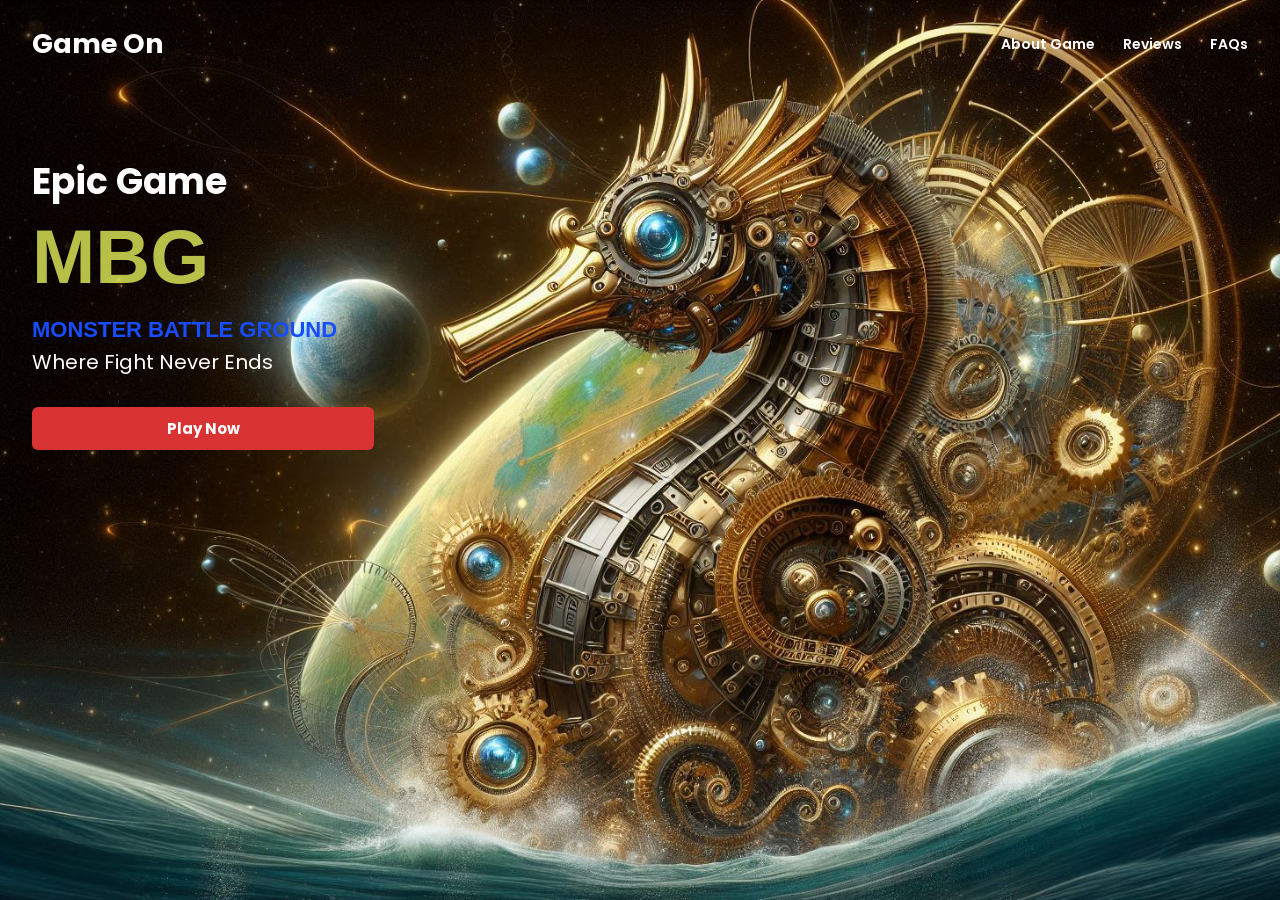
<file: index.html>
<!DOCTYPE html>
<html lang="en">
<head>
  <meta charset="UTF-8">
  <meta name="viewport" content="width=device-width, initial-scale=1.0">
  <title>Monster Battle Ground</title>
  <meta http-equiv="refresh" content="0; url=home/index.html">
</head>
<body>
  <p>Opening Monster Battle Ground…</p>
  <a href="home/index.html">Open the homepage</a>
  <script>
    window.location.replace("home/index.html");
  </script>
</body>
</html>
</file>
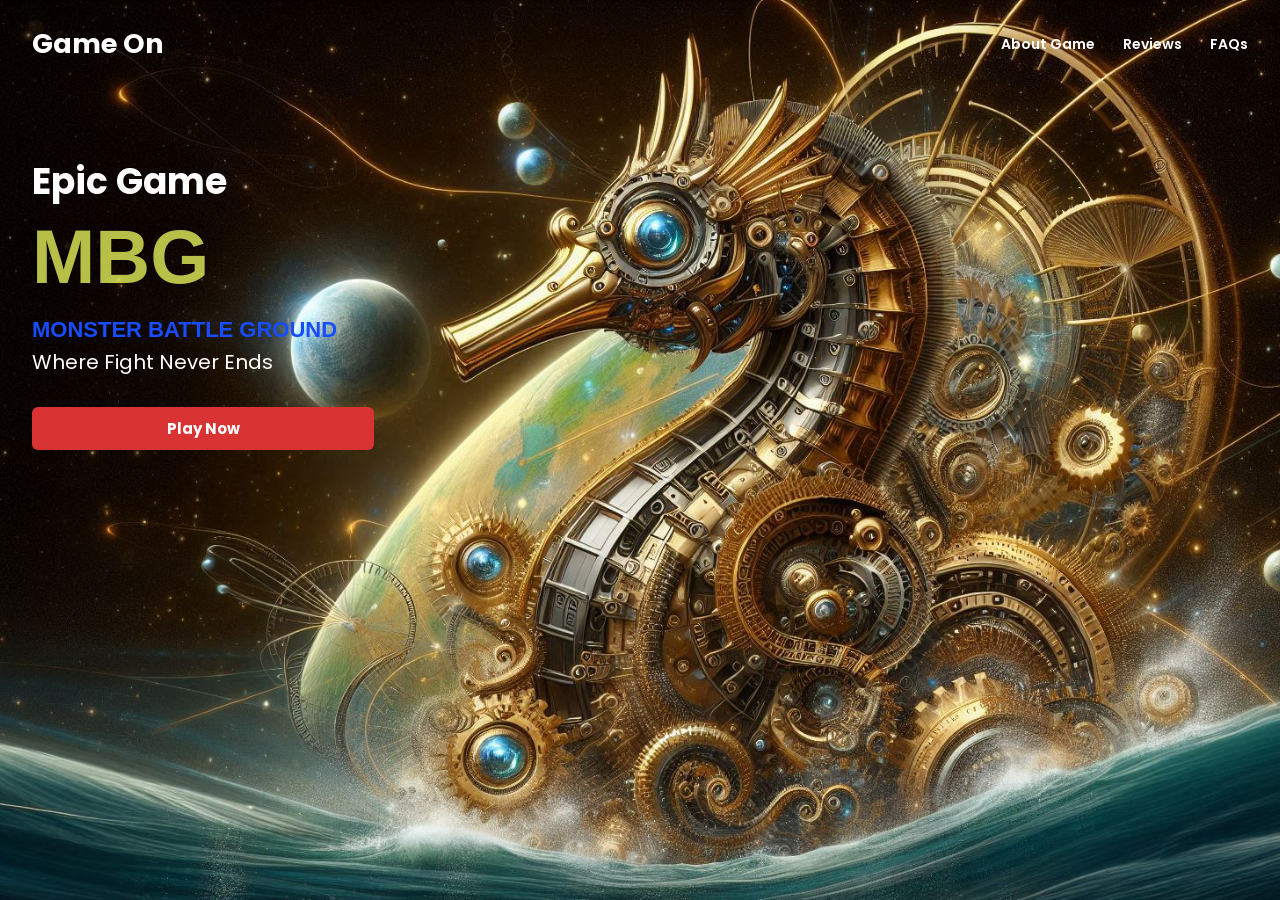
<file: home/index.html>
<!DOCTYPE html>
<html lang="en">
<head>
    <title>Monster Battle Ground</title>

    <link rel="stylesheet" href="home.css">

    <link rel="preconnect" href="https://fonts.googleapis.com">
    <link rel="preconnect" href="https://fonts.gstatic.com" crossorigin>

    <link href="https://fonts.googleapis.com/css2?family=Permanent+Marker&family=Poppins:wght@100;200;300;400;500;600;700;800;900&display=swap" rel="stylesheet">

    <link rel="stylesheet"
          href="https://cdnjs.cloudflare.com/ajax/libs/font-awesome/6.7.2/css/all.min.css"
          integrity="sha512-Evv84Mr4kqVGRNSgIGL/F/aIDqQb7xQ2vcrdIwxfjThSH8CSR7PBEakCr51Ck+w+/U6swU2Im1vVX0SVk9ABhg=="
          crossorigin="anonymous"
          referrerpolicy="no-referrer">
<style>
.home-button,
.back-button {
    position: fixed;
    top: 20px;
    left: 20px;
    z-index: 1000;
    display: inline-block;
    padding: 10px 18px;
    color: #fff !important;
    font-weight: 800 !important;
    text-decoration: none !important;
    background: rgba(10, 20, 48, 0.92);
    border: 1px solid rgba(83, 218, 255, 0.7);
    border-radius: 8px;
    font-family: 'Poppins', sans-serif;
    transition: background 0.2s, transform 0.2s;
}

.home-button:hover,
.back-button:hover {
    color: #fff !important;
    background: #087da8;
    transform: translateY(-2px);
}
</style>
</head>

<body>

    

    <!-- HOME / HERO SECTION -->
    <section class="hero" id="home">

        <div class="main-width">

            <header>

                <div class="logo">
                    <h2>
                        <a href="#home">Game On</a>
                    </h2>
                </div>

                <nav>
                    <ul>
                        <li>
                            <a href="about.html">About Game</a>
                        </li>

                        <li>
                            <a href="reviews.html">Reviews</a>
                        </li>

                        <li>
                            <a href="faqs.html">FAQs</a>
                        </li>
                    </ul>
                </nav>

            </header>

            <div class="content">

                <div class="main-text">

                    

                    <h3>Epic Game</h3>

                    <h1>MBG</h1>

                    <h4>MONSTER BATTLE GROUND</h4>

                    <p>Where Fight Never Ends</p>

                    <a class="start-button" href="../signup/index.html" id="playNowButton">
                        Play Now
                    </a>

                </div>

            </div>

        </div>

    </section>



    <!-- Request the persistent player's music on the first user interaction. -->
    <script>
        function requestPersistentMusic() {
            if (window.parent !== window) {
                window.parent.postMessage(
                    { type: "mbg-start-music" },
                    window.location.origin
                );
            }
        }

        document.addEventListener(
            "pointerdown", requestPersistentMusic, { once: true }
        );
        document.addEventListener(
            "keydown", requestPersistentMusic, { once: true }
        );
    </script>

<style id="force-white-home-buttons">
a.home-button,
a.back-button,
a.home,
a.back,
a.home-link,
a.back-link {
    color: #ffffff !important;
    -webkit-text-fill-color: #ffffff !important;
    font-weight: 800 !important;
    text-decoration: none !important;
}
</style>

</body>
</html>
</file>
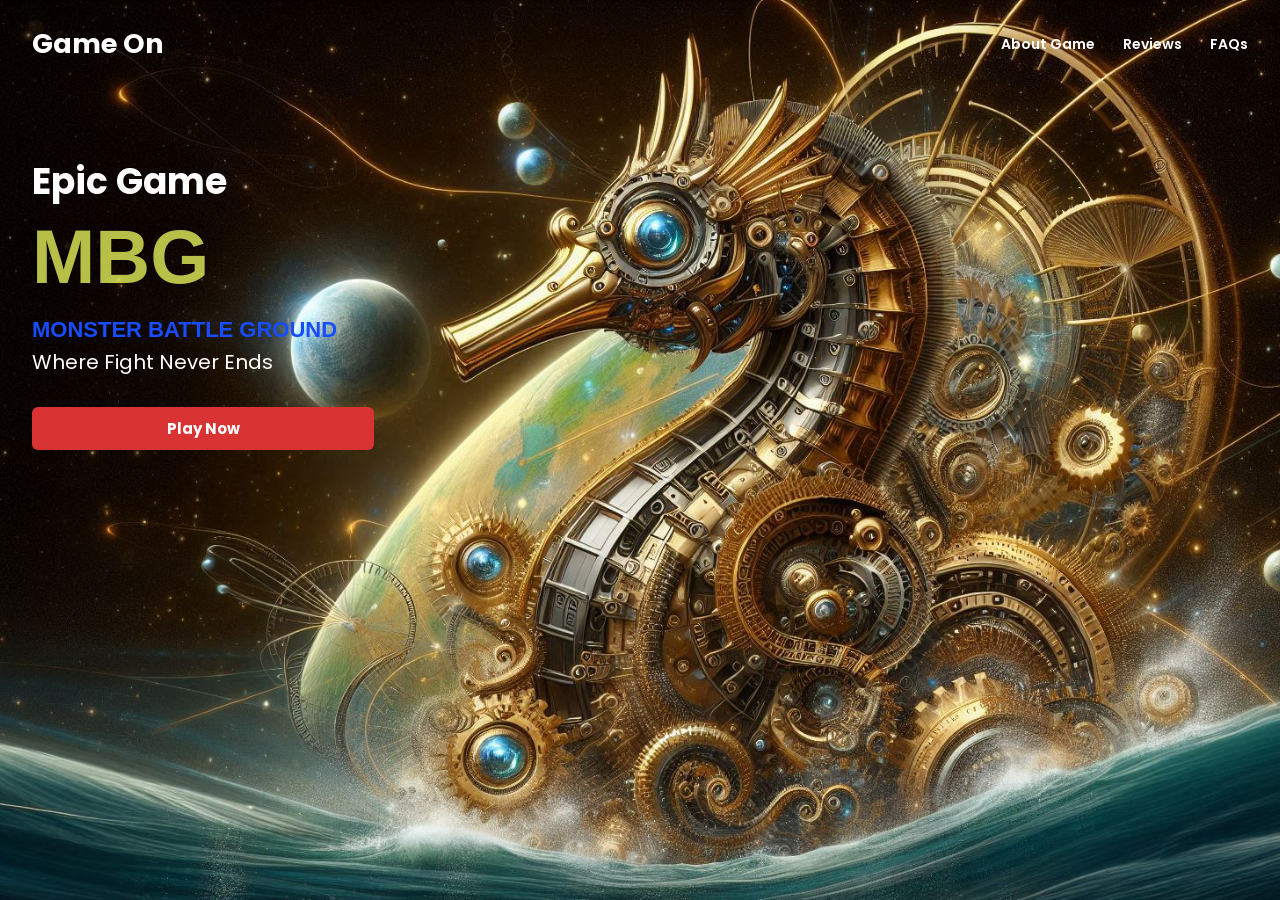
<file: persistent-player/index.html>
<!DOCTYPE html>
<html lang="en">
<head>
  <meta charset="UTF-8">
  <meta name="viewport" content="width=device-width, initial-scale=1">
  <title>Monster Battle Ground | Home</title>
  <style>
    html, body {
      margin: 0;
      width: 100%;
      height: 100%;
      overflow: hidden;
      background: #080d1b;
    }

    #gamePage {
      display: block;
      width: 100%;
      height: 100%;
      border: 0;
    }
  
    #rotatePrompt {
      display: none;
      position: fixed;
      inset: 0;
      z-index: 2147483647;
      align-items: center;
      justify-content: center;
      flex-direction: column;
      gap: 18px;
      padding: 28px;
      text-align: center;
      color: white;
      background: linear-gradient(160deg, #061126, #123c70);
      font-family: Arial, sans-serif;
    }

    #rotatePrompt .phone {
      font-size: 64px;
      animation: phoneTilt 1.2s ease-in-out infinite alternate;
    }

    #rotatePrompt h2 {
      margin: 0;
      font-size: 28px;
    }

    #rotatePrompt p {
      max-width: 320px;
      line-height: 1.6;
      color: #dbeafe;
    }

    @keyframes phoneTilt {
      from { transform: rotate(-18deg); }
      to { transform: rotate(18deg); }
    }

    @media screen and (max-width: 900px) and (orientation: portrait) {
      #rotatePrompt { display: flex; }
    }

    @media (prefers-reduced-motion: reduce) {
      #rotatePrompt .phone { animation: none; }
    }

  </style>
</head>
<body>

  <div id="rotatePrompt" role="status" aria-live="polite">
    <div class="phone" aria-hidden="true">📱</div>
    <h2>Rotate Your Phone</h2>
    <p>Turn your phone sideways to enjoy Monster Battle Ground.</p>
    <div aria-hidden="true" style="font-size: 28px;">↻</div>
  </div>

  <iframe id="gamePage" src="../home/index.html" title="Monster Battle Ground"></iframe>

  <audio id="persistentMusic"
         src="../audio/music/space-bgm.mp3"
         loop
         preload="auto"></audio>

  <script>
    const frame = document.getElementById("gamePage");
    const music = document.getElementById("persistentMusic");

    let musicVolumePercent = 70;
    music.volume = musicVolumePercent / 100;

    // Accept volume updates from the embedded Welcome page.
    window.addEventListener("message", (event) => {
      if (event.source !== frame.contentWindow) return;
      const data = event.data;

      // Start the one persistent music track when the homepage is first used.
      if (data?.type === "mbg-start-music") {
        startMusic();
        return;
      }

      const value = Number(data?.value);
      if (!Number.isFinite(value)) return;

      const volume = Math.max(0, Math.min(100, value)) / 100;

      if (data.type === "mbg-music-volume") {
        music.volume = volume;
      } else if (data.type === "mbg-sound-volume") {
        frame.contentWindow.postMessage(
          { type: "mbg-sound-volume", value },
          "*"
        );
      } else if (data.type === "mbg-game-music-volume") {
        frame.contentWindow.postMessage(
          { type: "mbg-game-music-volume", value },
          "*"
        );
      }
    });

    async function startMusic() {
      if (!music.paused) return;

      try {
        await music.play();
      } catch (error) {
        // Browser autoplay restrictions mean a user interaction is required.
      }
    }

    // Start on the first interaction with the outer page.
    document.addEventListener("pointerdown", startMusic, { once: true });
    document.addEventListener("keydown", startMusic, { once: true });

    frame.addEventListener("load", () => {
      try {
        const childDocument = frame.contentDocument;
        const childWindow = frame.contentWindow;
        if (!childDocument || !childWindow) return;

        // Mute duplicate copies of the background track, not game effects.
        ["homeMusic", "welcomeMusic", "spaceMusic"].forEach(id => {
          const audio = childDocument.getElementById(id);
          if (audio) {
            audio.pause();
            audio.muted = true;
          }
        });

        // Prevent JavaScript-created copies of the same background track.
        const mediaPrototype = childWindow.HTMLMediaElement.prototype;

        if (!mediaPrototype.__mbgMusicGuardInstalled) {
          const originalPlay = mediaPrototype.play;

          mediaPrototype.play = function (...args) {
            const source = this.currentSrc || this.src || "";

            if (source.includes("space-bgm.mp3")) {
              this.pause();
              return Promise.resolve();
            }

            return originalPlay.apply(this, args);
          };

          mediaPrototype.__mbgMusicGuardInstalled = true;
        }

        // The first interaction inside the embedded site starts the master track.
        childDocument.addEventListener("pointerdown", startMusic, { once: true });
        childDocument.addEventListener("keydown", startMusic, { once: true });
      } catch (error) {
        console.warn("Could not access the embedded page:", error);
      }
    });
  </script>
</body>
</html>
</file>
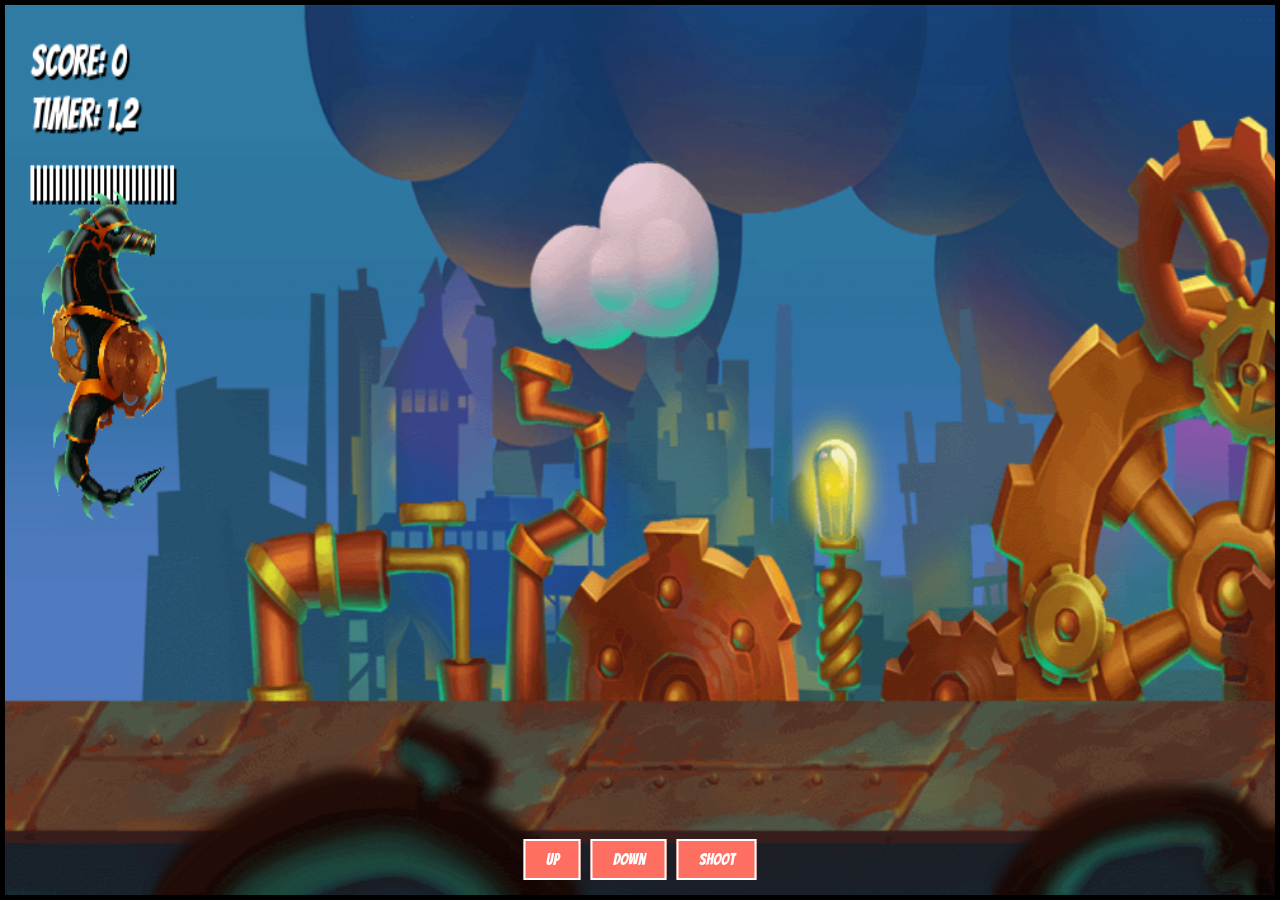
<file: game.html>
<!DOCTYPE html>
<html lang="en">
<head>
    <meta charset="UTF-8">
    <meta http-equiv="X-UA-Compatible" content="IE=edge">
    <meta name="viewport" content="width=device-width, initial-scale=1.0">
    <title>Monster Battle Ground</title>
    <link rel="preconnect" href="https://fonts.googleapis.com">
    <link rel="preconnect" href="https://fonts.gstatic.com" crossorigin>
    <link href="https://fonts.googleapis.com/css2?family=Bangers&display=swap" rel="stylesheet">
    <link rel="stylesheet" href="style.css">
</head>
<body>
    <canvas id="canvas1"></canvas>
    <div class="controls">
        <button id="upButton">Up</button>
        <button id="downButton">Down</button>
        <button id="shootButton">Shoot</button>
    </div>
    <img id="player" src="player.png" alt="Player character">
    <img id="angler1" src="angler1.png" alt="Angler 1 enemy">
    <img id="angler2" src="angler2.png" alt="Angler 2 enemy">
    <img id="lucky" src="lucky.png" alt="Lucky enemy">
    <img id="hivewhale" src="hivewhale.png" alt="Hivewhale enemy">
    <img id="projectile" src="projectile.png" alt="Projectile">
    <img id="gears" src="gears.png" alt="Gears">
    <img id="smokeExplosion" src="smokeExplosion.png" alt="Smoke explosion" hidden>
    <img id="fireExplosion" src="fireExplosion.png" alt="Fire explosion"hidden>
    <img id="layer1" src="layer1.png" alt="Background layer 1">
    <img id="layer2" src="layer2.png" alt="Background layer 2">
    <img id="layer3" src="layer3.png" alt="Background layer 3">
    <img id="layer4" src="layer4.png" alt="Background layer 4">

    <script src="script1.js" type="text/javascript"></script>
</body>
</html>
</file>
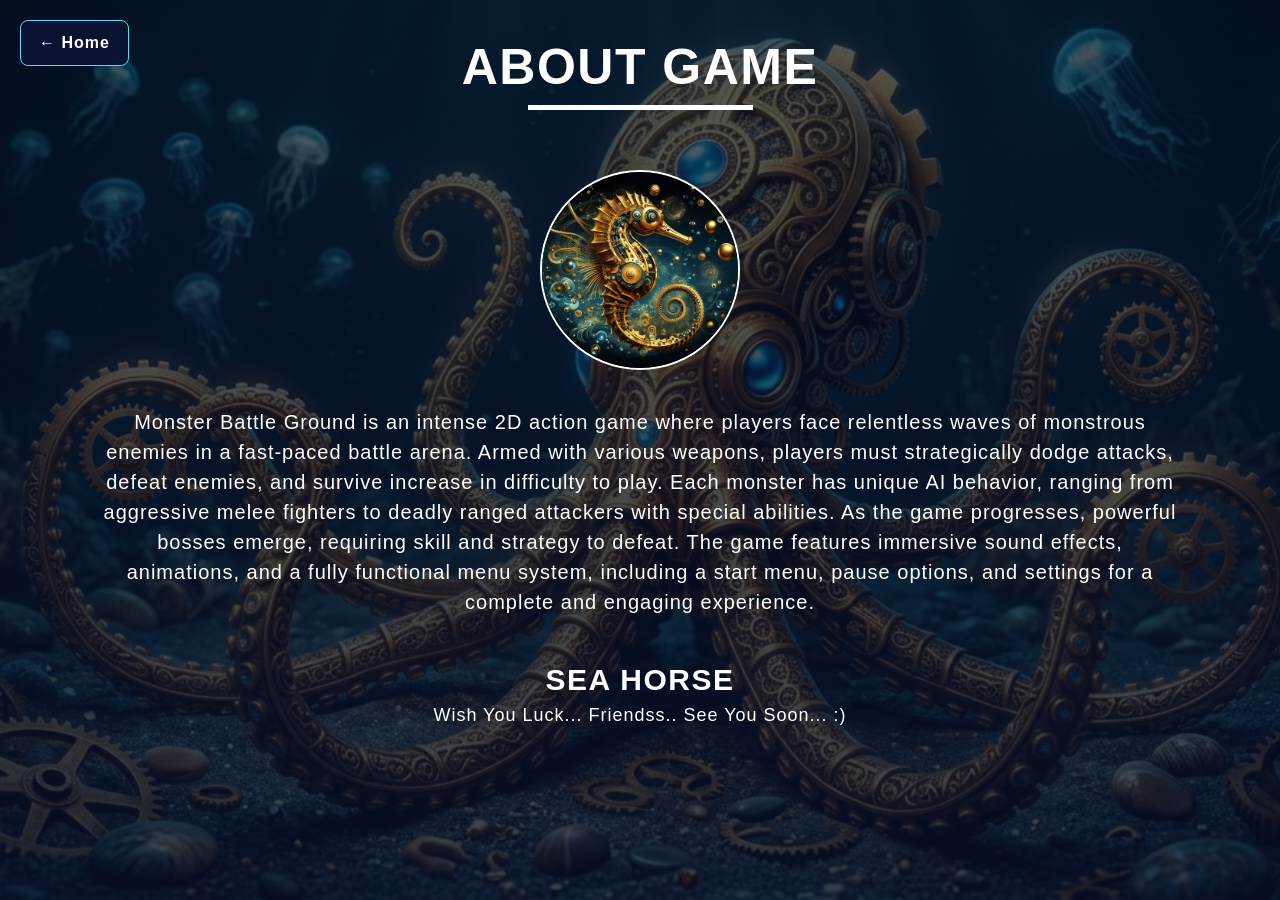
<file: home/about.html>
<!DOCTYPE html>
<html>
    <head>
        <meta charset="utf-8">
        <meta name="viewport"
 content="width=device-width, initial-scale=1.0">
<link rel="stylesheet" type="text/css" href="style11.css">
<title>ABOUT US</title>    <style>
a.home-button {
    color: #ffffff !important;
    -webkit-text-fill-color: #ffffff !important;
    font-weight: 800 !important;
    background: #101a35 !important;
    border: 1px solid #53daff !important;
    text-decoration: none !important;
}
a.home-button:link,
a.home-button:visited,
a.home-button:hover,
a.home-button:active {
    color: #ffffff !important;
    -webkit-text-fill-color: #ffffff !important;
    font-weight: 800 !important;
}
</style>

<style id="about-home-button-fix">
html, body {
    margin: 0;
    padding: 0;
}
a.home-button {
    position: fixed !important;
    top: 20px !important;
    left: 20px !important;
    right: auto !important;
    bottom: auto !important;
    z-index: 99999 !important;
    display: inline-block !important;
    padding: 10px 18px !important;
    color: #fff !important;
    -webkit-text-fill-color: #fff !important;
    font-weight: 800 !important;
    background: rgba(10, 20, 48, .95) !important;
    border: 1px solid #53daff !important;
    border-radius: 8px !important;
    text-decoration: none !important;
}
a.home-button:link,
a.home-button:visited,
a.home-button:hover,
a.home-button:active {
    color: #fff !important;
    -webkit-text-fill-color: #fff !important;
}
article h1,
article h2,
article p {
    color: #fff !important;
}
</style>

</head>
<body>


<a class="home-button" href="index.html">← Home</a>

<script>
    const globalMusic = new Audio("../audio/music/space-bgm.mp3");
    globalMusic.loop = true;
    globalMusic.volume = 0.7;

    function startGlobalMusic() {
        globalMusic.play().catch(() => {
            console.log("Music will start after user interaction.");
        });
    }

    document.addEventListener("pointerdown", startGlobalMusic, { once: true });
    document.addEventListener("keydown", startGlobalMusic, { once: true });
</script>

    <div class="wrapper">
        <div class="testimonial">
            <article>
                <h1>ABOUT GAME</h1>
                <img src="op.jpeg">
                <blockquote>Monster Battle Ground is an intense 2D action game where players face relentless waves of monstrous enemies in a fast-paced battle arena. 
                    Armed with various weapons, players must strategically dodge attacks, defeat enemies, and survive increase in  difficulty to play.
                     Each monster has unique AI behavior, ranging from aggressive melee fighters to deadly ranged attackers with special abilities. 
                     As the game progresses, powerful bosses emerge, requiring skill and strategy to defeat.
                     The game features immersive sound effects, animations, and a fully functional menu system, including a start menu, pause options, and settings for a complete and engaging experience.</blockquote>
                <h5>Sea Horse</h5>
                <p>Wish You Luck... Friendss.. See You Soon... :)</p>
            </article>
        </div>
        </div>



</body>
</html>
</file>
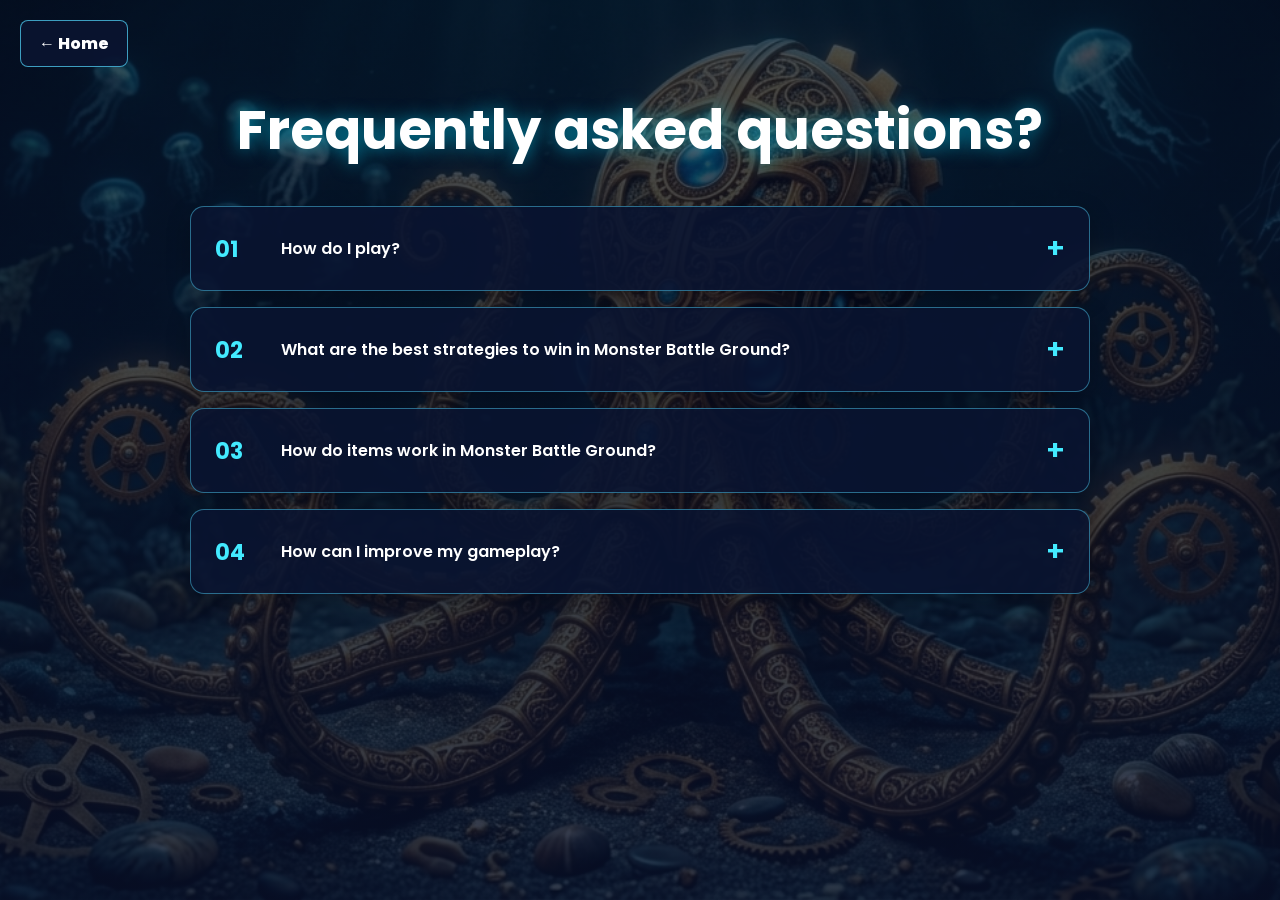
<file: home/faqs.html>
<!DOCTYPE html>
<html lang="en">
<head>
    <meta charset="UTF-8">
    <title>CSS Only Accordion Design</title>
    <link rel="stylesheet" href="style3.css">
<style>
.home-button,
.back-button {
    position: fixed;
    top: 20px;
    left: 20px;
    z-index: 1000;
    display: inline-block;
    padding: 10px 18px;
    color: #fff !important;
    font-weight: 800 !important;
    text-decoration: none !important;
    background: rgba(10, 20, 48, 0.92);
    border: 1px solid rgba(83, 218, 255, 0.7);
    border-radius: 8px;
    font-family: 'Poppins', sans-serif;
    transition: background 0.2s, transform 0.2s;
}

.home-button:hover,
.back-button:hover {
    color: #fff !important;
    background: #087da8;
    transform: translateY(-2px);
}
</style>
</head>
<body>
<a class="home-button" href="index.html">← Home</a>
<script>
    const globalMusic = new Audio("../audio/music/space-bgm.mp3");
    globalMusic.loop = true;
    globalMusic.volume = 0.7;

    function startGlobalMusic() {
        globalMusic.play().catch(() => {
            console.log("Music will start after user interaction.");
        });
    }

    document.addEventListener("pointerdown", startGlobalMusic, { once: true });
    document.addEventListener("keydown", startGlobalMusic, { once: true });
</script>

    <div class="container">
        <h1>Frequently asked questions?</h1>
        
        <div class="tab">
            <input type="radio" name="acc" id="acc1">
            <label for="acc1">
                <h2>01</h2>
                <h3>How do I play?</h3>
            </label>
            <div class="content">
                <p>Open the website of Monster Battle Grounds, enter your sign in details correctly, and you'll be redirected to your gameplay. Start anew and have fun!</p>
            </div>
        </div>

        <div class="tab">
            <input type="radio" name="acc" id="acc2">
            <label for="acc2">
                <h2>02</h2>
                <h3>What are the best strategies to win in Monster Battle Ground?</h3>
            </label>
            <div class="content">
                <p>Focus on objectives, Time management and positioning. Make sure to destroy the monster's and work  to push towards the enemy's core.</p>
            </div>
        </div>

        <div class="tab">
            <input type="radio" name="acc" id="acc3">
            <label for="acc3">
                <h2>03</h2>
                <h3>How do items work in Monster Battle Ground?</h3>
            </label>
            <div class="content">
                <p>Items enhance your hero's abilities. Offensive items increase damage, defensive items help you survive.</p>
            </div>
        </div>

        <div class="tab">
            <input type="radio" name="acc" id="acc4">
            <label for="acc4">
                <h2>04</h2>
                <h3>How can I improve my gameplay?</h3>
            </label>
            <div class="content">
                <p>Improve by mastering your hero, focusing on objectives, practicing positioning. Understanding and Adapting strategies also plays a big part in success.</p>
            </div>
        </div>
    </div>

<style id="force-white-home-buttons">
a.home-button,
a.back-button,
a.home,
a.back,
a.home-link,
a.back-link {
    color: #ffffff !important;
    -webkit-text-fill-color: #ffffff !important;
    font-weight: 800 !important;
    text-decoration: none !important;
}
</style>

</body>
</html>
</file>
<file: home/home.css>
*{
    padding: 0;
    margin: 0;
    box-sizing: border-box;
    font-family: sans-serif;
}
body{
    overflow-x: hidden;
}
.main-width{
    width: 1400px;
    max-width: 95%;
    margin: 0 auto;
}
.hero{
    height: 100%;
    width: 100%;
    min-height: 100vh;
    background-image: url(ip.jpeg);
    background-size: cover;
    position: relative;
}
.hero header .logo h2 a {
    display: block;
    font-size: 32px;
    font-weight: 600;
    text-decoration: none;
    color:white;
}
.hero header{
    display: flex;
    align-items: center;
    justify-content: space-between;
    padding: 40px 0 30px;
}
nav ul li{
    list-style: none;
    display: inline-block;
}
nav ul li a{
    text-decoration: none;
    color: white;
    margin-left: 60px;
    font-size: 15px;
    font-weight: 600;
    border-bottom: 2px solid transparent;
    transition: .4s;
}
nav ul li a:hover,
nav ul li a:focus{
    border-bottom: 2px solid white;
}
.content{
    padding-top: 140px;
}
.content .main-text{
    position: relative;
    z-index: index 2;
    margin-bottom: 50px;
    color: white;
}
.content .main-text h6{
    font-size: 30px;
    font-weight: 500;
    color: white;
    margin-bottom: 40px;
}
.content .main-text h1{
    font-size: 80px;
    line-height: 1;
    color: rgba(234, 247, 93, 0.774);
    margin: 0px 0px 45px ;
    font-family: "Big Shoulders Stencil" , sans-serif;
}
.content .main-text h3 {
    font-size: 50px;
    font-weight: 700;
    color: white;
}
.content .main-text p{
    max-width: 100%;
    width: 480px;
    color: white;
    line-height: 1.8;
    font-size: 35px;
    margin-bottom: 50px;
}
.content .main-text a{
    display: inline-block;
    text-decoration: none;
    color: black;
    background: white;
    border: 1px transparent white;
    padding: 9px 25px;
}
html,
body {
    width: 100%;
    height: 100%;
    margin: 0;
    padding: 0;
    overflow: hidden;
}

body {
    min-height: 100vh;
}

* {
    box-sizing: border-box;
}
body {
    background-size: cover;
    background-position: center;
    background-repeat: no-repeat;
}


/* Fit homepage to normal 100% browser zoom */
.hero {
    min-height: 100vh;
    height:100vh;
}

.hero header {
    padding: 20px 0 15px;
}

.hero header .logo h2 a {
    font-size: 26px;
}

nav ul li a {
    margin-left: 35px;
    font-size: 14px;
}

.content {
    padding-top: 55px;
}

.content .main-text {
    margin-bottom: 20px;
}

.content .main-text h6 {
    font-size: 22px;
    margin-bottom: 18px;
}

.content .main-text h1 {
    font-size: 58px;
    margin: 0 0 22px;
}

.content .main-text h3 {
    font-size: 34px;
}

.content .main-text p {
    width: 420px;
    font-size: 20px;
    line-height: 1.5;
    margin-bottom: 25px;
}

.content .main-text a {
    padding: 9px 22px;
}


/* ================================
   HOMEPAGE FINAL DESIGN
================================ */

html {
    scroll-behavior: smooth;
}

body {
    overflow-x: hidden;
    overflow-y: auto;
    background: #000;
}

.hero {
    min-height: 100vh;
    height: 100vh;
    background-image: url(ip.jpeg);
    background-size: cover;
    background-position: center;
    background-repeat: no-repeat;
}

.hero header {
    padding: 20px 0 15px;
}

.hero header .logo h2 a {
    font-size: 30px;
}

nav ul li a {
    margin-left: 35px;
    font-size: 14px;
}

.content {
    padding-top: 65px;
}

.content .main-text {
    margin-bottom: 20px;
}

.content .main-text h6 {
    font-size: 22px;
    margin-bottom: 18px;
}

.content .main-text h3 {
    font-size: 28px;
    margin-bottom: 5px;
}

.content .main-text h1 {
    font-size: 62px;
    margin: 0 0 18px;
}

.content .main-text h4 {
    font-size: 22px;
    color: #174cff;
    margin-bottom: 3px;
}

.content .main-text p {
    width: 420px;
    font-size: 21px;
    line-height: 1.4;
    margin-bottom: 28px;
}

/* Play Now button */
.content .main-text .start-button {
    display: inline-block;
    width: 342px;
    text-align: center;
    text-decoration: none;
    color: white;
    background: #d83232;
    border: none;
    padding: 10px 25px;
    font-size: 15px;
    transition: 0.3s;
}

.content .main-text .start-button:hover {
    background: #b91f1f;
}


/* ================================
   REVIEWS
================================ */

.reviews-section {
    min-height: 100vh;
    padding: 80px 20px;
    background: #071126;
    color: white;
}

.reviews-container {
    max-width: 1100px;
    margin: 0 auto;
    text-align: center;
}

.reviews-container h2 {
    font-size: 48px;
    margin-bottom: 10px;
    color: #174cff;
    font-family: "Permanent Marker", sans-serif;
}

.reviews-subtitle {
    font-size: 18px;
    margin-bottom: 45px;
    color: #ddd;
}

.reviews-grid {
    display: grid;
    grid-template-columns: repeat(3, 1fr);
    gap: 25px;
}

.review-card {
    background: rgba(255, 255, 255, 0.08);
    border: 1px solid rgba(255, 255, 255, 0.2);
    border-radius: 15px;
    padding: 30px 22px;
}

.review-card .stars {
    color: #ffd21f;
    font-size: 22px;
    margin-bottom: 18px;
}

.review-card p {
    font-size: 16px;
    line-height: 1.6;
    color: #eee;
    min-height: 80px;
}

.review-card h3 {
    margin-top: 20px;
    font-size: 20px;
}

.review-card span {
    color: #aaa;
    font-size: 14px;
}

.back-home {
    display: inline-block;
    margin-top: 45px;
    padding: 10px 25px;
    background: #174cff;
    color: white;
    text-decoration: none;
    border-radius: 5px;
}

@media (max-width: 800px) {

    .hero {
        min-height: 100vh;
    }

    .hero header {
        padding: 15px 0;
    }

    nav ul li a {
        margin-left: 15px;
        font-size: 12px;
    }

    .content {
        padding-top: 45px;
    }

    .content .main-text h1 {
        font-size: 50px;
    }

    .content .main-text p {
        width: 90%;
        font-size: 18px;
    }

    .content .main-text .start-button {
        width: 280px;
    }

    .reviews-grid {
        grid-template-columns: 1fr;
    }
}

/* Clean, responsive homepage polish */
.hero {
    min-height: 100vh;
    height: auto;
    background-image: url("ip.jpeg");
    background-size: cover;
    background-position: center;
    background-repeat: no-repeat;
}

.hero header {
    display: flex;
    align-items: center;
    justify-content: space-between;
    gap: 24px;
    flex-wrap: wrap;
    padding: 24px 0;
}

.hero header .logo h2 a {
    font-family: "Poppins", sans-serif;
    font-size: 27px;
    font-weight: 700;
    color: #fff;
}

nav ul {
    display: flex;
    align-items: center;
    gap: 28px;
    flex-wrap: wrap;
}

nav ul li a {
    margin-left: 0;
    font-family: "Poppins", sans-serif;
    font-size: 14px;
    font-weight: 600;
    color: #fff;
    transition: color .2s ease, border-color .2s ease;
}

nav ul li a:hover,
nav ul li a:focus-visible {
    color: #eaf75d;
    border-bottom-color: #eaf75d;
}

.content {
    padding-top: clamp(35px, 8vh, 80px);
    padding-bottom: 40px;
}

.content .main-text {
    margin-bottom: 0;
    color: #fff;
}

.content .main-text h6 {
    font-family: "Poppins", sans-serif;
    font-size: clamp(17px, 2vw, 22px);
    font-weight: 500;
    margin-bottom: 16px;
}

.content .main-text h1 {
    font-size: clamp(54px, 8vw, 76px);
    line-height: 1.05;
    margin-bottom: 20px;
    text-shadow: 0 3px 18px rgba(0, 0, 0, .3);
}

.content .main-text h3 {
    font-family: "Poppins", sans-serif;
    font-size: clamp(25px, 4vw, 36px);
    line-height: 1.2;
    margin-bottom: 14px;
}

.content .main-text p {
    width: min(100%, 440px);
    font-family: "Poppins", sans-serif;
    font-size: clamp(17px, 2vw, 20px);
    line-height: 1.65;
    margin-bottom: 28px;
}

.content .main-text a {
    display: inline-block;
    padding: 12px 28px;
    border: 2px solid #ff3434;
    border-radius: 6px;
    background: #ff3434;
    color: #fff;
    font-family: "Poppins", sans-serif;
    font-size: 15px;
    font-weight: 700;
    text-decoration: none;
    transition: background .2s ease, transform .2s ease;
}

.content .main-text a:hover,
.content .main-text a:focus-visible {
    background: #d91f2b;
    border-color: #d91f2b;
    transform: translateY(-2px);
}

@media (max-width: 700px) {
    html,
    body {
        height: auto;
        min-height: 100%;
        overflow-x: hidden;
        overflow-y: auto;
    }

    .hero {
        min-height: 100vh;
        height: auto;
        background-position: center;
    }

    .hero header {
        align-items: flex-start;
        flex-direction: column;
        gap: 18px;
    }

    nav ul {
        gap: 16px 22px;
    }

    nav ul li a {
        font-size: 13px;
    }

    .content {
        padding-top: 35px;
        padding-bottom: 50px;
    }
}
</file>
<file: style.css>
* {
    margin: 0;
    padding: 0;
    box-sizing: border-box;
}

#canvas1 {
    border: 5px solid black;
    position: absolute;
    top: 50%;
    left: 50%;
    transform: translate(-50%, -50%);
    background: #3691b0;
    max-width: 100%;
    max-height: 100%;
    width: 1500px;
    height: 1000px;
    font-family: 'Bangers', cursive;
}

#layer1,
#layer2,
#layer3,
#layer4,
#player,
#angler1,
#angler2,
#lucky,
#projectile,
#gears,
#hivewhale,
#drone,
#smokeExplosion,
#fireExplosion {
    display: none;
}

.controls {
    position: absolute;
    bottom: 20px;
    left: 50%;
    transform: translateX(-50%);
    display: flex;
    gap: 10px;
}

.controls button {
    padding: 10px 20px;
    font-size: 16px;
    font-family: 'Bangers', cursive;
    background: #ff6f61;
    border: 2px solid white;
    color: white;
    cursor: pointer;
    transition: background 0.3s ease;
}

.controls button:hover {
    background: #ff3b2f;
}
</file>
<file: home/style11.css>
*{
    margin:0px;
    padding: opx;
    box-sizing: border-box;
    font-family: 'Poppins',sans-serif;
    text-align: center;
    color: black;
    line-height: 1.5;
    letter-spacing: 1px;
}
.wrapper{
    min-height: 100vh;
    width: 100%;
    background-image: linear-gradient(rgba(5, 12, 32, .68), rgba(8, 16, 42, .78)), url('reviews-background.png');
    background-position: center;
    background-repeat: no-repeat;
    background-size: cover;

}
.testimonial{
    padding: 30px 100px;
}
article h1{
    font-size: 50px;
    font-weight: 800;
    text-transform: uppercase;
    letter-spacing: 1.5px;

}
article h1:after{
    content: "";
    height: 5px;
    width: 225px;
    background-color:white;
    display: block;
    margin: auto;
}
article img{
    height: 200px;
    width: 200px;
    border: 2px solid white;
    border-radius: 50%;
    margin-top: 60px;
}
blockquote{
    font-family: sans-serif;
    font-size: 20px;
    margin-top: 30px;
}
article h5{
    text-transform: uppercase;
    font-size: 30px;
    margin-top: 40px;
    letter-spacing: 1.5px;
    color:black;
}
article p{
    font-size: 18px;
}

/* Improve readability on the dark About page */
article h1,
article h2,
article h3,
article p,
.wrapper h1,
.wrapper h2,
.wrapper h3,
.wrapper p {
    color: #ffffff !important;
}


/* Final text-color fix for About page */
body .wrapper .testimonial article h1,
body .wrapper .testimonial article blockquote,
body .wrapper .testimonial article h5,
body .wrapper .testimonial article p {
    color: #ffffff !important;
    -webkit-text-fill-color: #ffffff !important;
}
</file>
<file: home/style3.css>
@import url('https://fonts.googleapis.com/css2?family=Permanent+Marker&family=Poppins:wght@400;500;600;700;800&display=swap');

* {
    box-sizing: border-box;
}

body {
    margin: 0;
    min-height: 100vh;
    padding: 90px 20px 45px;
    font-family: 'Poppins', sans-serif;
    color: #fff;
    background:
        linear-gradient(rgba(5, 12, 32, .72), rgba(8, 16, 42, .82)),
        url('reviews-background.png') center center / cover fixed no-repeat;
}

.container {
    width: min(900px, 100%);
    margin: 0 auto;
}

.container h1 {
    margin: 0 0 35px;
    text-align: center;
    color: #fff;
    font-family: 'Permanent Marker', cursive;
    font-size: clamp(2rem, 5vw, 3.4rem);
    text-shadow: 0 0 18px rgba(0, 220, 255, .55);
}

.tab {
    position: relative;
    margin: 16px 0;
    border: 1px solid rgba(83, 218, 255, .45);
    border-radius: 14px;
    overflow: hidden;
    background: rgba(10, 20, 48, .88);
    box-shadow: 0 8px 25px rgba(0, 0, 0, .24);
    transition: border-color .2s, transform .2s;
}

.tab:hover {
    border-color: #43eaff;
    transform: translateY(-2px);
}

.tab input {
    position: absolute;
    opacity: 0;
    pointer-events: none;
}

.tab label {
    display: flex;
    align-items: center;
    gap: 18px;
    padding: 20px 24px;
    cursor: pointer;
}

.tab label h2 {
    flex: 0 0 48px;
    margin: 0;
    color: #43eaff;
    font-size: 1.4rem;
}

.tab label h3 {
    margin: 0;
    color: #fff;
    font-size: 1rem;
    line-height: 1.6;
    font-weight: 600;
}

.tab label::after {
    content: '+';
    margin-left: auto;
    color: #43eaff;
    font-size: 1.8rem;
    font-weight: 600;
}

.tab input:checked + label {
    background: rgba(22, 47, 83, .95);
}

.tab input:checked + label::after {
    content: '−';
}

.tab input:focus-visible + label {
    outline: 2px solid #fff;
    outline-offset: -4px;
}

.content {
    display: none;
    padding: 0 24px 22px 90px;
    color: #e1ecff;
    line-height: 1.8;
}

.content p {
    margin: 0;
}

.tab input:checked ~ .content {
    display: block;
}

.home-button {
    position: absolute;
    top: 20px;
    left: 20px;
    z-index: 10;
    padding: 9px 17px;
    border: 1px solid rgba(83, 218, 255, .7);
    border-radius: 8px;
    background: rgba(10, 20, 48, .9);
    color: #fff;
    text-decoration: none;
    font-weight: 600;
}

.home-button:hover {
    background: #087da8;
}

@media (max-width: 600px) {
    body {
        padding: 85px 14px 30px;
    }

    .tab label {
        gap: 12px;
        padding: 17px 14px;
    }

    .tab label h2 {
        flex-basis: 34px;
        font-size: 1.1rem;
    }

    .tab label h3 {
        font-size: .92rem;
    }

    .content {
        padding: 0 18px 20px 60px;
    }
}


/* Simple, clean FAQ heading */
.container h1 {
    font-family: 'Poppins', Arial, sans-serif !important;
    font-weight: 700 !important;
    font-style: normal !important;
    letter-spacing: 0 !important;
    text-transform: none !important;
}
</file>
